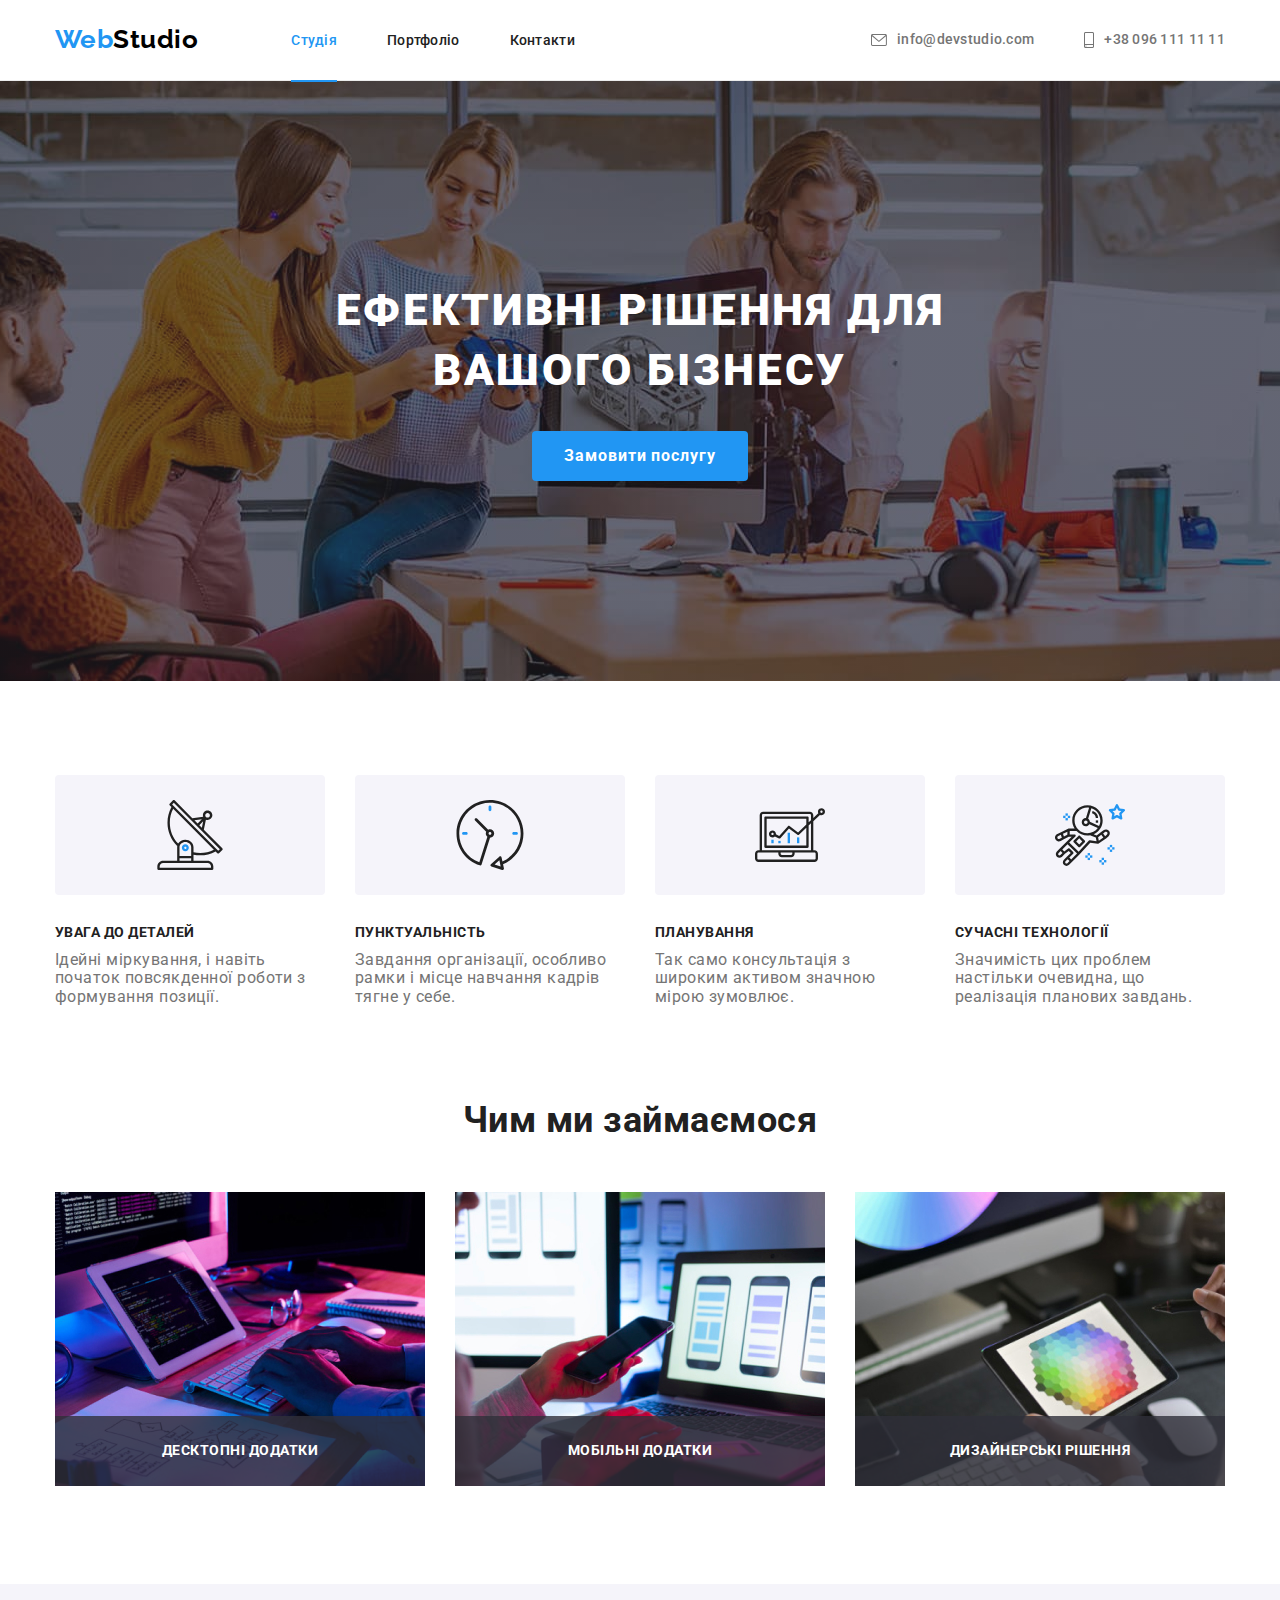
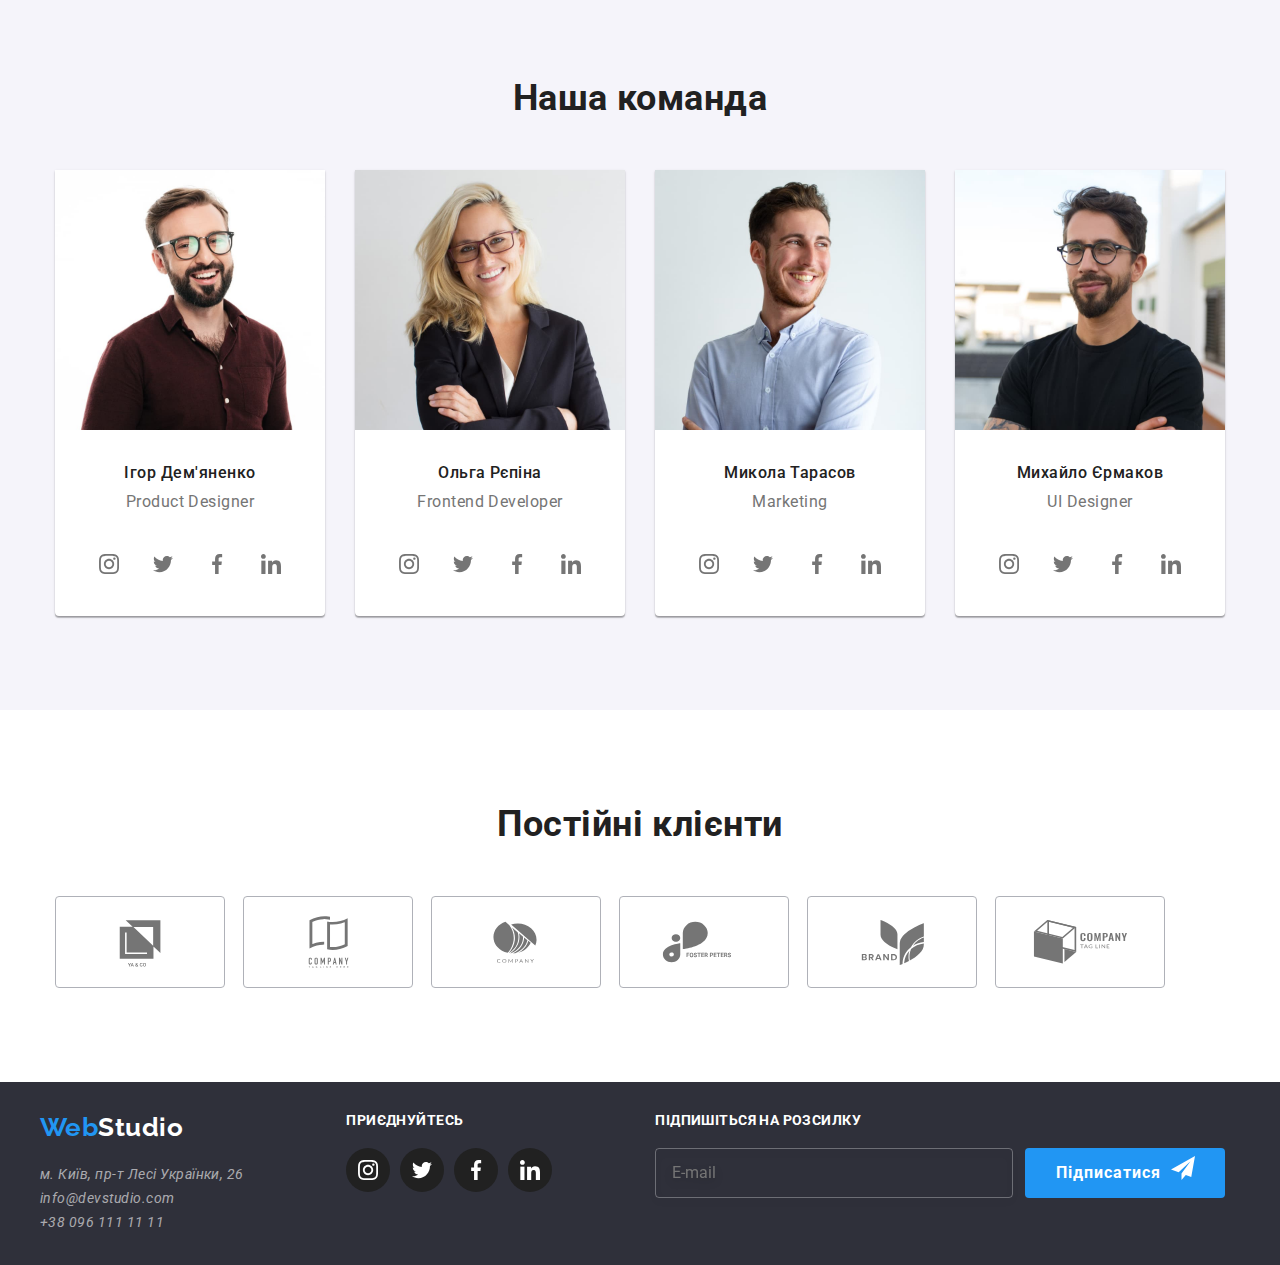
<file: index.html>
<!DOCTYPE html>
<html lang="uk">
  <head>
    <meta charset="UTF-8" />
    <meta http-equiv="X-UA-Compatible" content="IE=edge" />
    <meta name="viewport" content="width=device-width, initial-scale=1.0" />
    <title>Web Studio</title>
    <link
      href="https://fonts.googleapis.com/css2?family=Raleway:wght@700&family=Roboto:wght@400;500;700;900&display=swap"
      rel="stylesheet"
    />
    <link
      rel="stylesheet"
      href="https://cdnjs.cloudflare.com/ajax/libs/modern-normalize/1.1.0/modern-normalize.min.css"
    />
    <link rel="stylesheet" href="./css/main.min.css" />
  </head>
  <body>
    <header class="header">
      <div class="header__container container">
        <a href="#" class="logo" lang="en"
          ><span class="logo__web">Web</span>Studio</a
        >
        <nav>
          <ul class="site-nav">
            <li><a href="#" class="site-nav__link site-nav__link--active">Студія</a></li>
            <li><a href="./portfolio.html" class="site-nav__link">Портфоліо</a></li>
            <li><a href="#" class="site-nav__link">Контакти</a></li>
          </ul>
        </nav>
        <div class="header-adress">
          <a href="mailto:info@devstudio.com" class="header-adress__link"
            ><svg class="header-adress__icon header-adress__mailicon" width="16" heigth="12">
              <use href="./images/icons.svg#icon-mail"></use></svg
            ><span>info@devstudio.com</span></a
          >
          <a href="tel:+380961111111" class="header-adress__link"
            ><svg class="header-adress__icon header-adress__phoneicon" width="10" heigth="16">
              <use href="./images/icons.svg#icon-smartphone"></use></svg
            ><span>+38 096 111 11 11</span>
          </a>
        </div>
      </div>
    </header>
    <main>
      <!-- СЕКЦІЯ1 HERO  -->
      <section class="hero">
        <div class="container">
          <h1 class="hero__title">Ефективні рішення для вашого бізнесу</h1>
          <button class="button" type="button" data-modal-open>Замовити послугу</button>
        </div>
      </section>
      <!-- СЕКЦІЯ2 FEATURES -->
      <section class="section">
        <div class="container">
          <h2 class="visually-hidden">Наші особливості</h2>
          <ul class="features">
            <li class="features__list">
              <div class="features__icons">
                <svg class="feature__svg" wigth="70" height="70">
                  <use href="./images/icons.svg#icon-antenna"></use>
                </svg>
              </div>
              <h3 class="features__title">УВАГА ДО ДЕТАЛЕЙ</h3>
              <p class="features__text">
                Ідейні міркування, і навіть початок повсякденної роботи з
                формування позиції.
              </p>
            </li>
            <li class="features__list">
              <div class="features__icons">
                <svg class="feature__svg" wigth="70" height="70">
                  <use href="./images/icons.svg#icon-clock"></use>
                </svg>
              </div>
              <h3 class="features__title">ПУНКТУАЛЬНІСТЬ</h3>
              <p class="features__text">
                Завдання організації, особливо рамки і місце навчання кадрів
                тягне у себе.
              </p>
            </li>
            <li class="features__list">
              <div class="features__icons">
                <svg class="feature__svg" wigth="70" height="70">
                  <use href="./images/icons.svg#icon-diagram"></use>
                </svg>
              </div>
              <h3 class="features__title">ПЛАНУВАННЯ</h3>
              <p class="features__text">
                Так само консультація з широким активом значною мірою зумовлює.
              </p>
            </li>
            <li class="features__list">
              <div class="features__icons">
                <svg class="feature__svg" wigth="70" height="70">
                  <use href="./images/icons.svg#icon-astronaut"></use>
                </svg>
              </div>
              <h3 class="features__title">СУЧАСНІ ТЕХНОЛОГІЇ</h3>
              <p class="features__text">
                Значимість цих проблем настільки очевидна, що реалізація
                планових завдань.
              </p>
            </li>
          </ul>
        </div>
      </section>
      <!-- СЕКЦІЯ3 PHOTO -->
      <section class="section section__photo">
        <div class="container">
          <h2 class="section__title">Чим ми займаємося</h2>
          <div class="photolist">
            <div class="photolist__item">
              <img
                class="photolist__photo"
                src="./images/foto1.jpg"
                alt="пишемо десктопні додатки"
                width="370"
              />
              <p class="photolist__title">Десктопні додатки</p>
            </div>
            <div class="photolist__item">
              <img
                class="photolist__photo"
                src="./images/foto2.jpg"
                alt="розробляємо мобільні додатки"
                width="370"
              />
              <p class="photolist__title">Мобільні додатки</p>
            </div>
            <div class="photolist__item">
              <img
                class="photolist__photo"
                src="./images/foto3.jpg"
                alt="розробляємо дизайн"
                width="370"
              />
              <p class="photolist__title">Дизайнерські рішення</p>
            </div>
          </div>
        </div>
      </section>
      <!-- СЕКЦІЯ4 TEAM -->
      <section class="section section__team">
        <div class="container">
          <h2 class="section__title">Наша команда</h2>
          <ul class="teamlist">
            <li class="teamlist__member">
              <img src="./images/igor1.jpg" alt="фото дизайнера" width="270" />
              <h3 class="teamlist__title">Ігор Дем'яненко</h3>
              <p class="teamlist__text" lang="en">Product Designer</p>
              <ul class="socialicons">
                <li class="socialicons__item">
                  <svg class="socialicons__icon" width="20" height="20">
                    <use href="./images/icons.svg#icon-instagram"></use>
                  </svg>
                </li>
                <li class="socialicons__item">
                  <svg class="socialicons__icon" width="20" height="20">
                    <use href="./images/icons.svg#icon-twitter"></use>
                  </svg>
                </li>
                <li class="socialicons__item">
                  <svg class="socialicons__icon" width="20" height="20">
                    <use href="./images/icons.svg#icon-facebook"></use>
                  </svg>
                </li>
                <li class="socialicons__item">
                  <svg class="socialicons__icon" width="20" height="20">
                    <use href="./images/icons.svg#icon-linkedin"></use>
                  </svg>
                </li>
              </ul>
            </li>
            <li class="teamlist__member">
              <img src="./images/olga2.jpg" alt="фото розробника" width="270" />
              <h3 class="teamlist__title">Ольга Рєпіна</h3>
              <p class="teamlist__text" lang="en">Frontend Developer</p>
              <ul class="socialicons">
                <li class="socialicons__item">
                  <svg class="socialicons__icon" width="20" height="20">
                    <use href="./images/icons.svg#icon-instagram"></use>
                  </svg>
                </li>
                <li class="socialicons__item">
                  <svg class="socialicons__icon" width="20" height="20">
                    <use href="./images/icons.svg#icon-twitter"></use>
                  </svg>
                </li>
                <li class="socialicons__item">
                  <svg class="socialicons__icon" width="20" height="20">
                    <use href="./images/icons.svg#icon-facebook"></use>
                  </svg>
                </li>
                <li class="socialicons__item">
                  <svg class="socialicons__icon" width="20" height="20">
                    <use href="./images/icons.svg#icon-linkedin"></use>
                  </svg>
                </li>
              </ul>
            </li>
            <li class="teamlist__member">
              <img
                src="./images/mykola3.jpg"
                alt="фото маркетолога"
                width="270"
              />
              <h3 class="teamlist__title">Микола Тарасов</h3>
              <p class="teamlist__text" lang="en">Marketing</p>
              <ul class="socialicons">
                <li class="socialicons__item">
                  <svg class="socialicons__icon" width="20" height="20">
                    <use href="./images/icons.svg#icon-instagram"></use>
                  </svg>
                </li>
                <li class="socialicons__item">
                  <svg class="socialicons__icon" width="20" height="20">
                    <use href="./images/icons.svg#icon-twitter"></use>
                  </svg>
                </li>
                <li class="socialicons__item">
                  <svg class="socialicons__icon" width="20" height="20">
                    <use href="./images/icons.svg#icon-facebook"></use>
                  </svg>
                </li>
                <li class="socialicons__item">
                  <svg class="socialicons__icon" width="20" height="20">
                    <use href="./images/icons.svg#icon-linkedin"></use>
                  </svg>
                </li>
              </ul>
            </li>
            <li class="teamlist__member">
              <img
                src="./images/myhajlo4.jpg"
                alt="фото дизайнера"
                width="270"
              />
              <h3 class="teamlist__title">Михайло Єрмаков</h3>
              <p class="teamlist__text" lang="en">UI Designer</p>
              <ul class="socialicons">
                <li class="socialicons__item">
                  <svg class="socialicons__icon" width="20" height="20">
                    <use href="./images/icons.svg#icon-instagram"></use>
                  </svg>
                </li>
                <li class="socialicons__item">
                  <svg class="socialicons__icon" width="20" height="20">
                    <use href="./images/icons.svg#icon-twitter"></use>
                  </svg>
                </li>
                <li class="socialicons__item">
                  <svg class="socialicons__icon" width="20" height="20">
                    <use href="./images/icons.svg#icon-facebook"></use>
                  </svg>
                </li>
                <li class="socialicons__item">
                  <svg class="socialicons__icon" width="20" height="20">
                    <use href="./images/icons.svg#icon-linkedin"></use>
                  </svg>
                </li>
              </ul>
            </li>
          </ul>
        </div>
      </section>
      <!-- СЕКЦІЯ5 CLIENTS -->
      <section class="section">
        <div class="container">
          <h2 class="section__title">Постійні клієнти</h2>
          <ul class="clientslist list">
            <li class="clientslist__icons">
              <svg class="clientslist__logo" width="106" height="60">
                <use href="./images/icons.svg#icon-cl-logo-one"></use>
              </svg>
            </li>
            <li class="clientslist__icons">
              <svg class="clientslist__logo" width="106" height="60">
                <use href="./images/icons.svg#icon-cl-logo-two"></use>
              </svg>
            </li>
            <li class="clientslist__icons">
              <svg class="clientslist__logo" width="106" height="60">
                <use href="./images/icons.svg#icon-cl-logo-three"></use>
              </svg>
            </li>
            <li class="clientslist__icons">
              <svg class="clientslist__logo" width="106" height="60">
                <use href="./images/icons.svg#icon-cl-logo-four"></use>
              </svg>
            </li>
            <li class="clientslist__icons">
              <svg class="clientslist__logo" width="106" height="60">
                <use href="./images/icons.svg#icon-cl-logo-five"></use>
              </svg>
            </li>
            <li class="clientslist__icons">
              <svg class="clientslist__logo" width="106" height="60">
                <use href="./images/icons.svg#icon-cl-logo-six"></use>
              </svg>
            </li>
          </ul>
        </div>
      </section>
    </main>
    <footer class="footer">
      <div class="footer__container container">
        <div>
          <a href="#" class="logo" lang="en"
            ><span class="logo__web">Web</span
            ><span class="logo__studio">Studio</span></a
          >
          <address>
            <ul class="address">
              <li>
                <a
                  href="https://goo.gl/maps/jpHeFxajVQfGKsVg7"
                  class="address__map"
                  target="_blank"
                  rel="noopener noreferrer nofollow"
                  >м. Київ, пр-т Лесі Українки, 26</a
                >
              </li>
              <li>
                <a href="mailto:info@devstudio.com" class="address__mail"
                  >info@devstudio.com</a
                >
              </li>
              <li>
                <a href="tel:+380961111111" class="address__tel"
                  >+38 096 111 11 11</a
                >
              </li>
            </ul>
          </address>
        </div>
        <div class="socialinvite">
          <h3 class="socialinvite__title">приєднуйтесь</h3>
          <ul class="socialicon">
            <li class="socialicon__item">
              <svg class="socialicon__icon" width="20" height="20">
                <use href="./images/icons.svg#icon-instagram"></use>
              </svg>
            </li>
            <li class="socialicon__item">
              <svg class="socialicon__icon" width="20" height="20">
                <use href="./images/icons.svg#icon-twitter"></use>
              </svg>
            </li>
            <li class="socialicon__item">
              <svg class="socialicon__icon" width="20" height="20">
                <use href="./images/icons.svg#icon-facebook"></use>
              </svg>
            </li>
            <li class="socialicon__item">
              <svg class="socialicon__icon" width="20" height="20">
                <use href="./images/icons.svg#icon-linkedin"></use>
              </svg>
            </li>
          </ul>
        </div>
        <div class="subscribe__section">
          <h3 class="subscribe__title">Підпишіться на розсилку</h3>
          <form name="subscribe__form" class="subscribe__form">
            <input
              type="email"
              name="mail-input"
              class="subscribe__input"
              placeholder="E-mail"
            />
            <button type="submit" class="subscribe__button button">
              Підписатися
              <span class="icon"
                ><svg class="icon__send" width="24" height="24">
                  <use href="/images/icons.svg#icon-send"></use></svg
              ></span>
            </button>
          </form>
        </div>
      </div>
    </footer>
    <!-- МОДАЛЬНЕ ВІКНО -->
    <div class="backdrop is-hidden" data-modal>
      <div class="modal">
        <div class="modal__closesign" data-modal-close>
          <svg class="modal__iconclose" width="11" height="11">
            <use href="./images/icons.svg#icon-close"></use>
          </svg>
        </div>
        <form name="modal-form" class="modalform">
          <h3 class="modalform__title">Залиште свої дані, ми вам передзвонимо</h3>
          <div class="formfield">
            <label for="user-name" class="formfield__label">Ім'я</label>
            <div class="formfield__inputicon">
              <input
                type="text"
                name="name"
                id="user-name"
                class="formfield__input"
              />
              <svg class="formfield__icon" width="25" height="20">
                <use href="./images/icons.svg#icon-person"></use>
              </svg>
            </div>
          </div>
          <div class="formfield">
            <label for="user-tel" class="formfield__label">Телефон</label>
            <div class="formfield__inputicon">
              <input type="tel" name="tel" id="user-tel" class="formfield__input" />
              <svg class="formfield__icon" width="25" height="20">
                <use href="./images/icons.svg#icon-phone"></use>
              </svg>
            </div>
          </div>
          <div class="formfield">
            <label for="user-mail" class="formfield__label">Пошта</label>
            <div class="formfield__inputicon">
              <input
                type="email"
                name="email"
                id="user-mail"
                class="formfield__input"
              />
              <svg class="formfield__icon" width="25" height="20">
                <use href="./images/icons.svg#icon-email"></use>
              </svg>
            </div>
          </div>
          <div class="formfield">
            <label for="user-comment" class="formfield__label">Коментар</label>
            <textarea
              name="comment"
              id="user-comment"
              placeholder="Введіть текст"
              class="formfield__textarea"
            ></textarea>
          </div>
          <div class="formfield__checkbox">
            <input
              type="checkbox"
              name="checkbox"
              id="checkbox"
              class="formfield__checkboxinput"
            />
            <label for="checkbox" class="formfield__checkboxlabel">
              <span>
                <svg class="formfield__iconvector" width="15" height="10">
                  <use href="/images/icons.svg#icon-vector"></use>
                </svg>
              </span>
              Погоджуюся з розсилкою та приймаю
              <a class="formfield__conditions" href="#">Умови договору</a>
            </label>
          </div>
          <button type="submit" class="button">Відправити</button>
        </form>
      </div>
    </div>
    <script src="./js/modal.js"></script>
  </body>
</html>
</file>
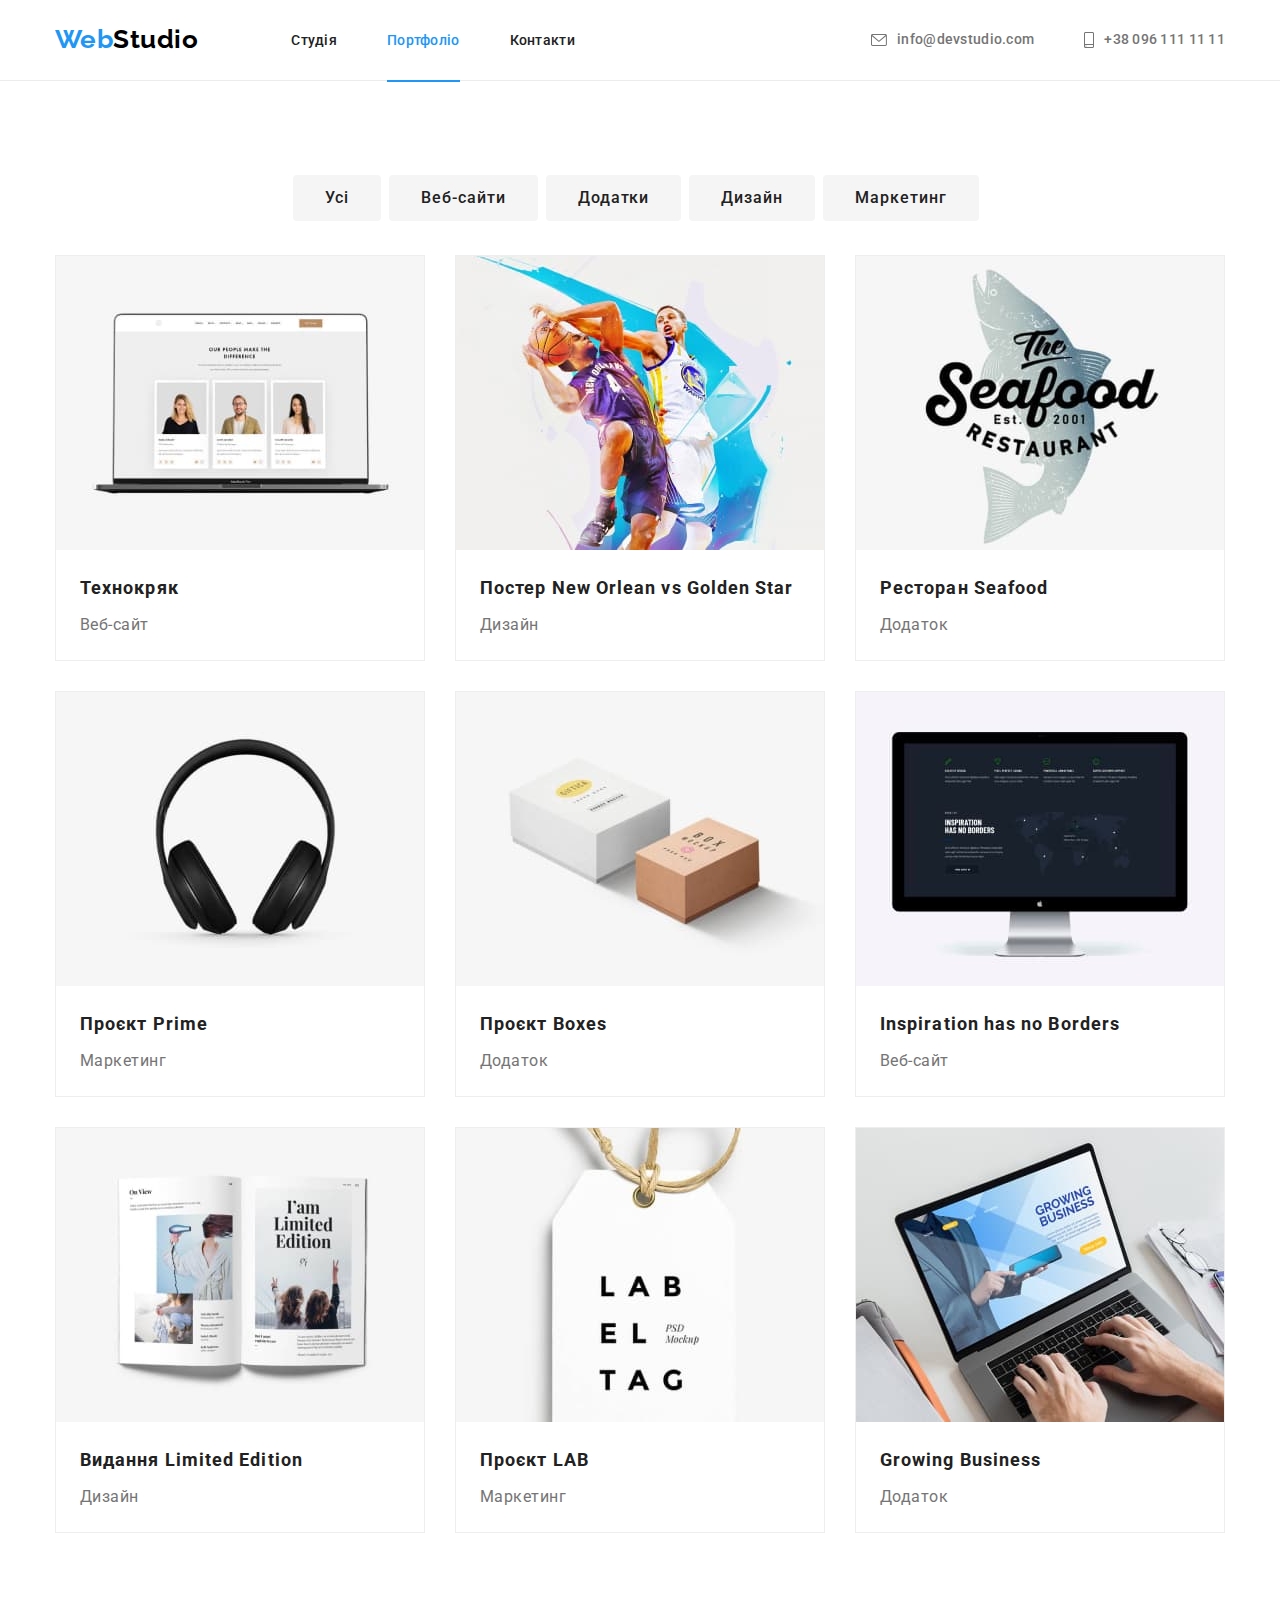
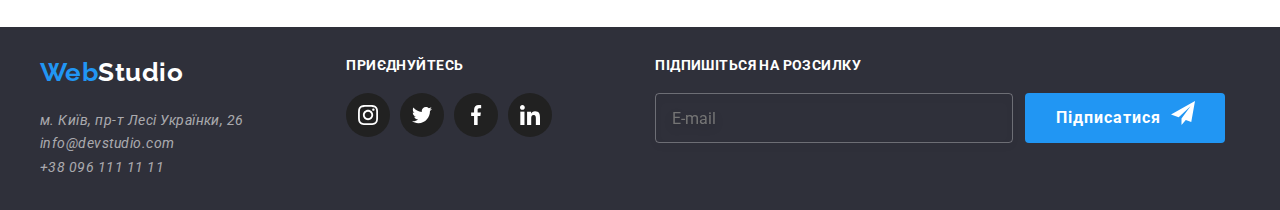
<file: portfolio.html>
<!DOCTYPE html>
<html lang="uk">
  <head>
    <meta charset="UTF-8" />
    <meta http-equiv="X-UA-Compatible" content="IE=edge" />
    <meta name="viewport" content="width=device-width, initial-scale=1.0" />
    <title>Web Studio</title>
    <link
      href="https://fonts.googleapis.com/css2?family=Raleway:wght@700&family=Roboto:wght@400;500;700;900&display=swap"
      rel="stylesheet"
    />
    <link
      rel="stylesheet"
      href="https://cdnjs.cloudflare.com/ajax/libs/modern-normalize/1.1.0/modern-normalize.min.css"
    />
    <link rel="stylesheet" href="./css/main.min.css" />
  </head>
  <body>
    <header class="header">
      <div class="header__container container">
        <a href="#" class="logo" lang="en"
          ><span class="logo__web">Web</span>Studio</a
        >
        <nav>
          <ul class="site-nav">
            <li><a href="./index.html" class="site-nav__link">Студія</a></li>
            <li><a href="#" class="site-nav__link site-nav__link--active">Портфоліо</a></li>
            <li><a href="#" class="site-nav__link">Контакти</a></li>
          </ul>
        </nav>
        <div class="header-adress">
          <a href="mailto:info@devstudio.com" class="header-adress__link"
            ><svg class="header-adress__icon header-adress__mailicon" width="16" heigth="12">
              <use href="./images/icons.svg#icon-mail"></use></svg
            ><span>info@devstudio.com</span></a
          >
          <a href="tel:+380961111111" class="header-adress__link"
            ><svg class="header-adress__icon header-adress__phoneicon" width="10" heigth="16">
              <use href="./images/icons.svg#icon-smartphone"></use></svg
            ><span>+38 096 111 11 11</span>
          </a>
        </div>
      </div>
    </header>
    <main>
      <!-- СПИСОК BUTTONS -->
      <section class="section">
        <div class="container">
          <div class="buttonlist">
            <h1 class="visually-hidden">Наші проекти</h1>
            <ul class="butlist">
              <li><button class="butlist__but" type="button">Усі</button></li>
              <li><button class="butlist__but" type="button">Веб-сайти</button></li>
              <li><button class="butlist__but" type="button">Додатки</button></li>
              <li><button class="butlist__but" type="button">Дизайн</button></li>
              <li><button class="butlist__but" type="button">Маркетинг</button></li>
            </ul>
          </div>
          <!-- СПИСОК PROJECT -->
          <ul class="worklist">
            <li class="worklist__project">
              <div class="worklist__thumb">
                <img class="worklist__img"
                  src="./images/proekt1.jpg"
                  alt="Сайт компанії"
                  width="370"
                />
                <div class="worklist__text worklist__text--thumb">
                  Ресурс пропонує комплексні пропозиції з різним рівнем
                  функціоналу та сервісів. Все це дозволить відвідувачу отримати
                  вичерпні відомості про компанію чи приватну особу
                </div>
              </div>
              <h2 class="worklist__title">Технокряк</h2>
              <p class="worklist__text">Веб-сайт</p>
            </li>
            <li class="worklist__project">
              <div class="worklist__thumb">
                <img class="worklist__img" src="./images/proekt2.jpg" alt="Постер баскетбольної команди" width="370" />
                <div class="worklist__text worklist__text--thumb">
                  Ресурс пропонує комплексні пропозиції з різним рівнем
                  функціоналу та сервісів. Все це дозволить відвідувачу отримати
                  вичерпні відомості про компанію чи приватну особу
                </div>
              </div>
              <h2 class="worklist__title">Постер New Orlean vs Golden Star</h2>
              <p class="worklist__text">Дизайн</p>
            </li>
            <li class="worklist__project">
              <div class="worklist__thumb">
                <img class="worklist__img" src="./images/proekt3.jpg" alt="Мобільний додаток для ресторану" width="370" />
                <div class="worklist__text worklist__text--thumb">
                  Ресурс пропонує комплексні пропозиції з різним рівнем
                  функціоналу та сервісів. Все це дозволить відвідувачу отримати
                  вичерпні відомості про компанію чи приватну особу
                </div>
              </div>
              <h2 class="worklist__title">Ресторан Seafood</h2>
              <p class="worklist__text">Додаток</p>
            </li>
            <li class="worklist__project">
              <div class="worklist__thumb">
                <img class="worklist__img" src="./images/proekt4.jpg" alt="Маркетинговий проект" width="370" />
                <div class="worklist__text worklist__text--thumb">
                  Ресурс пропонує комплексні пропозиції з різним рівнем
                  функціоналу та сервісів. Все це дозволить відвідувачу отримати
                  вичерпні відомості про компанію чи приватну особу
                </div>
              </div>
              <h2 class="worklist__title">Проєкт Prime</h2>
              <p class="worklist__text">Маркетинг</p>
            </li>
            <li class="worklist__project">
              <div class="worklist__thumb">
                <img class="worklist__img" src="./images/proekt5.jpg" alt="Мобільний додаток для пакувальної компанії" width="370" />
                <div class="worklist__text worklist__text--thumb">
                  Ресурс пропонує комплексні пропозиції з різним рівнем
                  функціоналу та сервісів. Все це дозволить відвідувачу отримати
                  вичерпні відомості про компанію чи приватну особу
                </div>
              </div>
              <h2 class="worklist__title">Проєкт Boxes</h2>
              <p class="worklist__text">Додаток</p>
            </li>
            <li class="worklist__project">
              <div class="worklist__thumb">
                <img class="worklist__img" src="./images/proekt6.jpg" alt="Сайт соціальної компанїї" width="370" />
                <div class="worklist__text worklist__text--thumb">
                  Ресурс пропонує комплексні пропозиції з різним рівнем
                  функціоналу та сервісів. Все це дозволить відвідувачу отримати
                  вичерпні відомості про компанію чи приватну особу
                </div>
              </div>
              <h2 class="worklist__title">Inspiration has no Borders</h2>
              <p class="worklist__text">Веб-сайт</p>
            </li>
            <li class="worklist__project">
              <div class="worklist__thumb">
                <img class="worklist__img" src="./images/proekt7.jpg" alt="Дизайн макету журналу" width="370" />
                <div class="worklist__text worklist__text--thumb">
                  Ресурс пропонує комплексні пропозиції з різним рівнем
                  функціоналу та сервісів. Все це дозволить відвідувачу отримати
                  вичерпні відомості про компанію чи приватну особу
                </div>
              </div>
              <h2 class="worklist__title">Видання Limited Edition</h2>
              <p class="worklist__text">Дизайн</p>
            </li>
            <li class="worklist__project">
              <div class="worklist__thumb">
                <img class="worklist__img" src="./images/proekt8.jpg" alt="Проект маркетингу лаб" width="370" />
                <div class="worklist__text worklist__text--thumb">
                  Ресурс пропонує комплексні пропозиції з різним рівнем
                  функціоналу та сервісів. Все це дозволить відвідувачу отримати
                  вичерпні відомості про компанію чи приватну особу
                </div>
              </div>
              <h2 class="worklist__title">Проєкт LAB</h2>
              <p class="worklist__text">Маркетинг</p>
            </li>
            <li class="worklist__project">
              <div class="worklist__thumb">
                <img class="worklist__img" src="./images/proekt9.jpg" alt="Додаток для бізнес сайту" width="370" />
                <div class="worklist__text worklist__text--thumb">
                  Ресурс пропонує комплексні пропозиції з різним рівнем
                  функціоналу та сервісів. Все це дозволить відвідувачу отримати
                  вичерпні відомості про компанію чи приватну особу
                </div>
              </div>
              <h2 class="worklist__title">Growing Business</h2>
              <p class="worklist__text">Додаток</p>
            </li>
          </ul>
        </div>
      </section>
    </main>
    <footer class="footer">
      <div class="footer__container container">
        <div>
          <a href="#" class="logo" lang="en"
            ><span class="logo__web">Web</span
            ><span class="logo__studio">Studio</span></a
          >
          <address>
            <ul class="address">
              <li>
                <a
                  href="https://goo.gl/maps/jpHeFxajVQfGKsVg7"
                  class="address__map"
                  target="_blank"
                  rel="noopener noreferrer nofollow"
                  >м. Київ, пр-т Лесі Українки, 26</a
                >
              </li>
              <li>
                <a href="mailto:info@devstudio.com" class="address__mail"
                  >info@devstudio.com</a
                >
              </li>
              <li>
                <a href="tel:+380961111111" class="address__tel"
                  >+38 096 111 11 11</a
                >
              </li>
            </ul>
          </address>
        </div>
        <div class="socialinvite">
          <h3 class="socialinvite__title">приєднуйтесь</h3>
          <ul class="socialicon">
            <li class="socialicon__item">
              <svg class="socialicon__icon" width="20" height="20">
                <use href="./images/icons.svg#icon-instagram"></use>
              </svg>
            </li>
            <li class="socialicon__item">
              <svg class="socialicon__icon" width="20" height="20">
                <use href="./images/icons.svg#icon-twitter"></use>
              </svg>
            </li>
            <li class="socialicon__item">
              <svg class="socialicon__icon" width="20" height="20">
                <use href="./images/icons.svg#icon-facebook"></use>
              </svg>
            </li>
            <li class="socialicon__item">
              <svg class="socialicon__icon" width="20" height="20">
                <use href="./images/icons.svg#icon-linkedin"></use>
              </svg>
            </li>
          </ul>
        </div>
        <div class="subscribe__section">
          <h3 class="subscribe__title">Підпишіться на розсилку</h3>
          <form name="subscribe__form" class="subscribe__form">
            <input type="email" name="mail-input" class="subscribe__input" placeholder="E-mail" />
            <button type="submit" class="subscribe__button button">
              Підписатися
              <span class="icon"><svg class="icon__send" width="24" height="24">
                  <use href="/images/icons.svg#icon-send"></use>
                </svg></span>
            </button>
          </form>
        </div>
      </div>
    </footer>
    <script src="./js/modal.js"></script>
  </body>
</html>
</file>
<file: css/main.min.css>
h1,h2,h3,p,ul{margin:0}body{background-color:#fff;color:#757575;font-family:"Roboto",sans-serif;letter-spacing:.03em}.container{width:1200px;margin:0 auto;padding:0 15px}.section{padding:94px 0}ul{list-style:none;padding-left:0}a{text-decoration:none}.visually-hidden{position:absolute;white-space:nowrap;width:1px;height:1px;overflow:hidden;border:0;padding:0;clip:rect(0 0 0 0);-webkit-clip-path:inset(50%);clip-path:inset(50%);margin:-1px}.section__title{margin-bottom:50px;color:#212121;font-weight:700;font-size:36px;line-height:1.16;text-align:center}.logo{margin:24px 93px 25px 0;text-decoration:none;color:#000;font-family:"Raleway",sans-serif;font-weight:700;font-size:26px;line-height:1.2}.logo__web{color:#2196f3}.logo__studio{color:#fff}.header{border-bottom:1px solid #ececec}.header__container{display:-webkit-box;display:-ms-flexbox;display:flex;-webkit-box-align:center;-ms-flex-align:center;align-items:center}.site-nav{display:-webkit-box;display:-ms-flexbox;display:flex}.site-nav__link{margin-right:50px;color:#212121;font-weight:500;font-size:14px;line-height:1.14;letter-spacing:.02em;-webkit-transition:color 250ms cubic-bezier(0.4, 0, 0.2, 1);transition:color 250ms cubic-bezier(0.4, 0, 0.2, 1)}.site-nav__link:hover,.site-nav__link:focus{color:#2196f3}.site-nav__link--active{position:relative;color:#2196f3}.site-nav__link--active::after{content:"";position:absolute;display:block;left:0;bottom:0;margin-bottom:-34px;height:4px;width:100%;height:2px;background-color:#2196f3}.header-adress{margin-left:auto;display:-webkit-box;display:-ms-flexbox;display:flex}.header-adress__link{display:-webkit-box;display:-ms-flexbox;display:flex;-webkit-box-align:center;-ms-flex-align:center;align-items:center;color:#757575;font-weight:500;font-size:14px;line-height:1.14;letter-spacing:.02em;-webkit-transition:color 250ms cubic-bezier(0.4, 0, 0.2, 1);transition:color 250ms cubic-bezier(0.4, 0, 0.2, 1)}.header-adress__link:focus,.header-adress__link:hover{color:#2196f3}.header-adress__link:last-child{margin-left:50px}.header-adress__icon{margin-right:10px;fill:currentColor}.header-adress__mailicon{width:16px;height:12px}.header-adress__phoneicon{width:10px;height:16px}.hero{padding-top:200px;padding-bottom:200px;background-color:#c4c4c4;background-image:-webkit-gradient(linear, left top, left bottom, from(rgba(47, 48, 58, 0.4)), to(rgba(47, 48, 58, 0.4))),url(../images/hero-bg.jpg);background-image:linear-gradient(rgba(47, 48, 58, 0.4), rgba(47, 48, 58, 0.4)),url(../images/hero-bg.jpg);background-repeat:no-repeat;background-position:center;background-size:cover}.hero__title{margin-bottom:30px;margin-left:auto;margin-right:auto;width:696px;color:#fff;font-weight:900;font-size:44px;line-height:1.36;text-align:center;letter-spacing:.06em;text-transform:uppercase}button{padding:10px 32px;border-radius:4px;border:0;margin-left:auto;margin-right:auto;background-color:#2196f3;color:#fff;font-weight:700;font-size:16px;line-height:1.88;display:-webkit-box;display:-ms-flexbox;display:flex;-webkit-box-align:center;-ms-flex-align:center;align-items:center;text-align:center;letter-spacing:.06em;text-decoration:none;cursor:pointer}.features{display:-webkit-box;display:-ms-flexbox;display:flex}.features__list:not(:last-child){margin-right:30px}.features__icons{width:270px;height:120px;margin-bottom:30px;background-color:#f5f4fa;border-radius:4px}.feature__svg{width:70px;height:70px;margin:25px 100px}.features__title{margin-bottom:10px;color:#212121;font-weight:700;font-size:14px;line-height:1.14;text-transform:uppercase}.section__photo{padding-top:0}.photolist{display:-webkit-box;display:-ms-flexbox;display:flex}.photolist__photo:not(:last-child){margin-right:30px}.photolist__title{position:absolute;top:75%;left:0;padding:0;margin:0;display:-webkit-box;display:-ms-flexbox;display:flex;width:370px;height:70px;-webkit-box-pack:center;-ms-flex-pack:center;justify-content:center;-webkit-box-align:center;-ms-flex-align:center;align-items:center;font-weight:700;font-size:14px;line-height:1.14;text-transform:uppercase;background-color:rgba(47,48,58,.8);color:#fff}.photolist__item{position:relative}.section__team{background-color:#f5f4fa}.teamlist{display:-webkit-box;display:-ms-flexbox;display:flex}.teamlist__member{-webkit-box-shadow:0px 1px 3px rgba(0,0,0,.12),0px 1px 1px rgba(0,0,0,.14),0px 2px 1px rgba(0,0,0,.2);box-shadow:0px 1px 3px rgba(0,0,0,.12),0px 1px 1px rgba(0,0,0,.14),0px 2px 1px rgba(0,0,0,.2);border-radius:0px 0px 4px 4px;background-color:#fff}.teamlist__member:not(:last-child){margin-right:30px}.teamlist__title{margin-top:30px;margin-bottom:10px;text-align:center;color:#212121;font-weight:500;font-size:16px;line-height:1.18}.text{font-size:14px;line-height:1.71}.teamlist__text{margin-bottom:30px;text-align:center;font-size:16px;line-height:1.18}.socialicons{display:-webkit-box;display:-ms-flexbox;display:flex}.socialicons__item{width:44px;height:44px;margin:0 10px 30px 0;border-radius:50%;background-color:#fff;color:#757575;-webkit-transition:background-color 250ms cubic-bezier(0.4, 0, 0.2, 1),color 250ms cubic-bezier(0.4, 0, 0.2, 1);transition:background-color 250ms cubic-bezier(0.4, 0, 0.2, 1),color 250ms cubic-bezier(0.4, 0, 0.2, 1)}.socialicons__item:first-child{margin-left:32px}.socialicons__item:hover{background-color:#2196f3;color:#fff}.socialicons__icon{margin:12px 12px;fill:currentColor}.clientslist{display:-webkit-box;display:-ms-flexbox;display:flex}.clientslist__icons{width:170px;height:92px;border:1px solid #afb1b8;border-radius:4px;margin-right:18px;-webkit-transition:color 500ms cubic-bezier(0.4, 0, 0.2, 1),border-color 500ms cubic-bezier(0.4, 0, 0.2, 1);transition:color 500ms cubic-bezier(0.4, 0, 0.2, 1),border-color 500ms cubic-bezier(0.4, 0, 0.2, 1)}.clientslist__icons:last-child{margin-right:0}.clientslist__icons:hover,.clientslist__icons:focus{color:#2196f3;border-color:#2196f3}.clientslist__logo{margin:16px 32px;fill:currentColor}.footer{background:#2f303a}.footer__container{display:-webkit-box;display:-ms-flexbox;display:flex;padding:30px 0}.address{margin-top:20px;font-weight:400;font-size:14px;line-height:1.71}.address__map{color:rgba(255,255,255,.6);-webkit-transition:color 250ms cubic-bezier(0.4, 0, 0.2, 1);transition:color 250ms cubic-bezier(0.4, 0, 0.2, 1)}.address__map:hover,.address__map:focus{color:#fff}.address__mail{color:rgba(255,255,255,.6);-webkit-transition:color 250ms cubic-bezier(0.4, 0, 0.2, 1);transition:color 250ms cubic-bezier(0.4, 0, 0.2, 1)}.address__mail:hover,.address__mail:focus{color:#fff}.address__tel{color:rgba(255,255,255,.6);-webkit-transition:color 250ms cubic-bezier(0.4, 0, 0.2, 1);transition:color 250ms cubic-bezier(0.4, 0, 0.2, 1)}.address__tel:hover,.address__tel:focus{color:#fff}.socialinvite{margin-left:70px}.socialinvite__title{margin-bottom:20px;font-weight:700;font-size:14px;line-height:16px;letter-spacing:.03em;text-transform:uppercase;color:#fff}.socialicon{display:-webkit-box;display:-ms-flexbox;display:flex}.socialicon__item{width:44px;height:44px;margin:0 10px 30px 0;border-radius:50%;background-color:#212121;-webkit-transition:background-color 250ms cubic-bezier(0.4, 0, 0.2, 1);transition:background-color 250ms cubic-bezier(0.4, 0, 0.2, 1)}.socialicon__item:hover,.socialicon__item:focus{background-color:#2196f3}.socialicon__item:first-child{margin-left:0}.socialicon__icon{margin:12px 12px;fill:#fff}.subscribe__section{margin-left:93px}.subscribe__title{margin-bottom:20px;font-weight:700;font-size:14px;line-height:16px;letter-spacing:.03em;text-transform:uppercase;color:#fff}.subscribe__form{display:-webkit-box;display:-ms-flexbox;display:flex;-webkit-box-align:center;-ms-flex-align:center;align-items:center;-webkit-box-pack:center;-ms-flex-pack:center;justify-content:center}.subscribe__input{width:358px;height:50px;padding-left:16px;margin-right:12px;border:1px solid rgba(255,255,255,.3);-webkit-filter:drop-shadow(0px 4px 4px rgba(0, 0, 0, 0.15));filter:drop-shadow(0px 4px 4px rgba(0, 0, 0, 0.15));border-radius:4px;background-color:rgba(0,0,0,0);color:rgba(255,255,255,.6)}.subscribe__button{display:-webkit-box;display:-ms-flexbox;display:flex;width:200px;height:50px;margin:0;-webkit-box-align:center;-ms-flex-align:center;align-items:center;-webkit-box-pack:center;-ms-flex-pack:center;justify-content:center}.icon{margin-left:10px;fill:#fff}.backdrop{position:fixed;top:0;left:0;bottom:0;right:0;background-color:rgba(0,0,0,.2);opacity:1;visibility:1;-webkit-transition:opacity 250ms cubic-bezier(0.4, 0, 0.2, 1),visibility 250ms var cubic-bezier(0.4, 0, 0.2, 1);transition:opacity 250ms cubic-bezier(0.4, 0, 0.2, 1),visibility 250ms var cubic-bezier(0.4, 0, 0.2, 1)}.is-hidden{visibility:hidden;opacity:0;pointer-events:none}.modal{position:absolute;top:50%;left:50%;-webkit-transform:translate(-50%, -50%);transform:translate(-50%, -50%);width:528px;height:581px;padding-top:40px;padding-left:40px;background-color:#fff;-webkit-box-shadow:0px 1px 3px rgba(0,0,0,.12),0px 1px 1px rgba(0,0,0,.14),0px 2px 1px rgba(0,0,0,.2);box-shadow:0px 1px 3px rgba(0,0,0,.12),0px 1px 1px rgba(0,0,0,.14),0px 2px 1px rgba(0,0,0,.2);border-radius:4px}.modal__closesign{position:absolute;top:0;display:-webkit-box;display:-ms-flexbox;display:flex;-webkit-box-pack:center;-ms-flex-pack:center;justify-content:center;-webkit-box-align:center;-ms-flex-align:center;align-items:center;left:91%;width:30px;height:30px;margin:8px;cursor:pointer;border:1px solid rgba(0,0,0,.1);border-radius:50%}.modal__iconclose{position:absolute;fill:currentColor;-webkit-transition:fill 250ms cubic-bezier(0.4, 0, 0.2, 1);transition:fill 250ms cubic-bezier(0.4, 0, 0.2, 1)}.modal__iconclose:hover,.modal__iconclose:focus{fill:#2196f3}.modalform__title{display:-webkit-box;display:-ms-flexbox;display:flex;-webkit-box-align:center;-ms-flex-align:center;align-items:center;-webkit-box-pack:center;-ms-flex-pack:center;justify-content:center;margin-bottom:12px;font-size:20;color:#212121}.formfield{margin-bottom:10px}.formfield__label{margin-bottom:4px}.formfield__input{display:block;width:448px;height:50px;padding-left:30px;border:1px solid rgba(33,33,33,.2);border-radius:4px;cursor:pointer;outline:none;-webkit-transition:border 250ms cubic-bezier(0.4, 0, 0.2, 1);transition:border 250ms cubic-bezier(0.4, 0, 0.2, 1)}.formfield__input:focus{border:1px solid #2196f3}.formfield__inputicon{position:relative;margin-bottom:10px}.formfield__icon{position:absolute;left:5px;top:50%;-webkit-transform:translateY(-50%);transform:translateY(-50%);fill:#212121;-webkit-transition:fill 250ms cubic-bezier(0.4, 0, 0.2, 1);transition:fill 250ms cubic-bezier(0.4, 0, 0.2, 1)}.formfield__input:focus+.formfield__icon{fill:#2196f3}.formfield__textarea{display:block;resize:none;width:448px;height:120px;padding-top:12px;padding-left:16px;border:1px solid rgba(33,33,33,.2);border-radius:4px;cursor:pointer;outline:none;-webkit-transition:border 250ms cubic-bezier(0.4, 0, 0.2, 1);transition:border 250ms cubic-bezier(0.4, 0, 0.2, 1)}.formfield__textarea:focus{border:1px solid #2196f3}.formfield__textarea::-webkit-input-placeholder{color:rgba(117,117,117,.5)}.formfield__textarea::-moz-placeholder{color:rgba(117,117,117,.5)}.formfield__textarea:-ms-input-placeholder{color:rgba(117,117,117,.5)}.formfield__textarea::-ms-input-placeholder{color:rgba(117,117,117,.5)}.formfield__textarea::placeholder{color:rgba(117,117,117,.5)}.formfield__checkbox{position:relative;display:-webkit-box;display:-ms-flexbox;display:flex;-webkit-box-pack:center;-ms-flex-pack:center;justify-content:center;-webkit-box-align:center;-ms-flex-align:center;align-items:center;margin-bottom:20px}.formfield__checkboxinput{position:absolute;white-space:nowrap;width:1px;height:1px;overflow:hidden;border:0;padding:0;clip:rect(0 0 0 0);-webkit-clip-path:inset(50%);clip-path:inset(50%);margin:-1px}.formfield__checkboxlabel::before{content:"";position:absolute;display:block;top:0;left:0;width:16px;height:15px;border:3px solid #212121;border-radius:4px;-webkit-transition:background-color 250ms cubic-bezier(0.4, 0, 0.2, 1);transition:background-color 250ms cubic-bezier(0.4, 0, 0.2, 1)}.formfield__checkboxinput:checked+.formfield__checkboxlabel::before{background-color:#2196f3;border:rgba(0,0,0,0)}.formfield__conditions{text-decoration:underline;color:#2196f3}.formfield__iconvector{position:absolute;top:2px;left:1px;fill:#fff}.butlist{display:-webkit-box;display:-ms-flexbox;display:flex;-webkit-box-pack:center;-ms-flex-pack:center;justify-content:center;margin-bottom:34px}.butlist__but{margin-right:8px;background-color:#f5f5f5;color:#212121;font-weight:500;font-size:16px;line-height:1.62;text-align:center;text-decoration:none;cursor:pointer;-webkit-transition:background-color 250ms cubic-bezier(0.4, 0, 0.2, 1),color 250ms cubic-bezier(0.4, 0, 0.2, 1),-webkit-box-shadow 250ms cubic-bezier(0.4, 0, 0.2, 1);transition:background-color 250ms cubic-bezier(0.4, 0, 0.2, 1),color 250ms cubic-bezier(0.4, 0, 0.2, 1),-webkit-box-shadow 250ms cubic-bezier(0.4, 0, 0.2, 1);transition:background-color 250ms cubic-bezier(0.4, 0, 0.2, 1),color 250ms cubic-bezier(0.4, 0, 0.2, 1),box-shadow 250ms cubic-bezier(0.4, 0, 0.2, 1);transition:background-color 250ms cubic-bezier(0.4, 0, 0.2, 1),color 250ms cubic-bezier(0.4, 0, 0.2, 1),box-shadow 250ms cubic-bezier(0.4, 0, 0.2, 1),-webkit-box-shadow 250ms cubic-bezier(0.4, 0, 0.2, 1)}.butlist__but:hover,.butlist__but:focus{background-color:#2196f3;color:#fff;-webkit-box-shadow:0px 3px 1px rgba(0,0,0,.1),0px 1px 2px rgba(0,0,0,.08),0px 2px 2px rgba(0,0,0,.12);box-shadow:0px 3px 1px rgba(0,0,0,.1),0px 1px 2px rgba(0,0,0,.08),0px 2px 2px rgba(0,0,0,.12);border-radius:4px}.worklist{display:-webkit-box;display:-ms-flexbox;display:flex;-ms-flex-wrap:wrap;flex-wrap:wrap}.worklist__project{width:calc((100% - 60px)/3);margin-right:30px;margin-bottom:30px;border:1px solid #eee;-webkit-transition:-webkit-box-shadow 250ms cubic-bezier(0.4, 0, 0.2, 1);transition:-webkit-box-shadow 250ms cubic-bezier(0.4, 0, 0.2, 1);transition:box-shadow 250ms cubic-bezier(0.4, 0, 0.2, 1);transition:box-shadow 250ms cubic-bezier(0.4, 0, 0.2, 1), -webkit-box-shadow 250ms cubic-bezier(0.4, 0, 0.2, 1)}.worklist__project:nth-child(3n){margin-right:0}.worklist__project:nth-last-child(-n+3){margin-bottom:0}.worklist__project:hover{border:1px solid #eee;-webkit-box-shadow:0px 1px 1px rgba(0,0,0,.12),0px 4px 4px rgba(0,0,0,.06),1px 4px 6px rgba(0,0,0,.16);box-shadow:0px 1px 1px rgba(0,0,0,.12),0px 4px 4px rgba(0,0,0,.06),1px 4px 6px rgba(0,0,0,.16);cursor:pointer}.worklist__title{margin:20px 0 4px 24px;color:#212121;font-weight:700;font-size:18px;line-height:2;letter-spacing:.06em}.worklist__text{margin:0 0 20px 24px;font-size:16px;line-height:1.88}.worklist__img{display:block}.worklist__thumb{position:relative;overflow:hidden}.worklist__text--thumb{position:absolute;display:-webkit-box;display:-ms-flexbox;display:flex;top:0;left:0;right:0;bottom:0;height:100%;margin:0;padding:64px 24px;-webkit-box-pack:center;-ms-flex-pack:center;justify-content:center;-webkit-box-align:center;-ms-flex-align:center;align-items:center;background-color:rgba(33,150,243,.9);color:#fff;-webkit-transform:translateY(100%);transform:translateY(100%);-webkit-transition:-webkit-transform 250ms cubic-bezier(0.4, 0, 0.2, 1);transition:-webkit-transform 250ms cubic-bezier(0.4, 0, 0.2, 1);transition:transform 250ms cubic-bezier(0.4, 0, 0.2, 1);transition:transform 250ms cubic-bezier(0.4, 0, 0.2, 1), -webkit-transform 250ms cubic-bezier(0.4, 0, 0.2, 1)}.worklist__project:hover .worklist__text--thumb{-webkit-transform:translateY(0);transform:translateY(0)}/*# sourceMappingURL=main.min.css.map */
</file>
